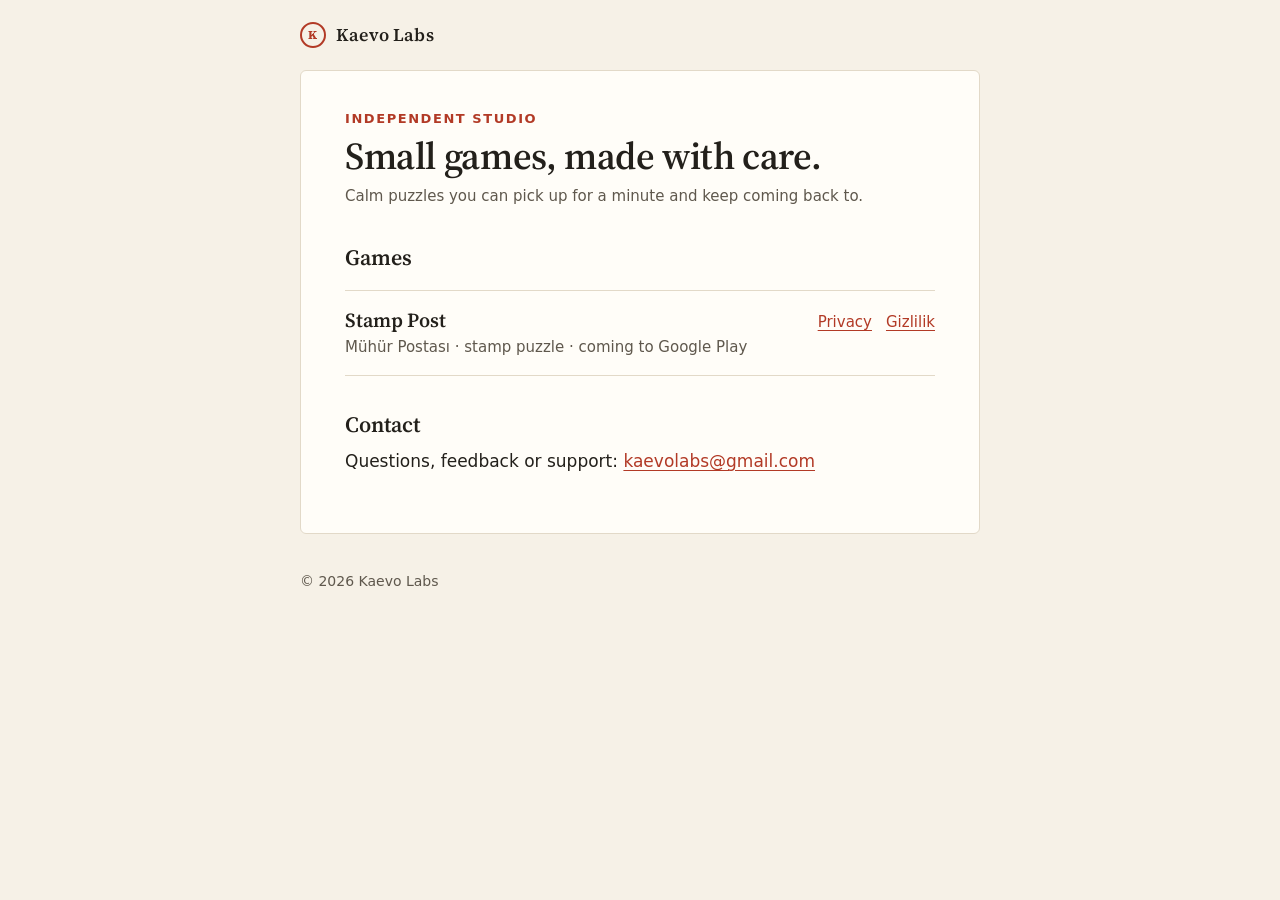
<file: index.html>
<!doctype html>
<html lang="en">
<head>
  <meta charset="utf-8">
  <meta name="viewport" content="width=device-width, initial-scale=1">
  <title>Kaevo Labs</title>
  <meta name="description" content="Kaevo Labs makes small, carefully crafted mobile games.">
  <link rel="preconnect" href="https://fonts.googleapis.com">
  <link rel="preconnect" href="https://fonts.gstatic.com" crossorigin>
  <link rel="stylesheet" href="https://fonts.googleapis.com/css2?family=Source+Serif+4:opsz,wght@8..60,600;8..60,700&display=swap">
  <link rel="stylesheet" href="assets/site.css">
</head>
<body>
  <div class="wrap">
    <header class="top">
      <a class="brand" href="./"><span class="brand-mark">K</span>Kaevo Labs</a>
    </header>

    <main class="sheet">
      <p class="eyebrow">Independent studio</p>
      <h1>Small games, made with care.</h1>
      <p class="meta">Calm puzzles you can pick up for a minute and keep coming back to.</p>

      <h2>Games</h2>
      <ul class="games">
        <li class="game">
          <div>
            <strong>Stamp Post</strong>
            <small>Mühür Postası · stamp puzzle · coming to Google Play</small>
          </div>
          <nav><a href="stamp-post/privacy/">Privacy</a><a href="stamp-post/privacy/tr/" lang="tr">Gizlilik</a></nav>
        </li>
      </ul>

      <h2>Contact</h2>
      <p>Questions, feedback or support: <a href="mailto:kaevolabs@gmail.com">kaevolabs@gmail.com</a></p>
    </main>

    <footer class="foot">© 2026 Kaevo Labs</footer>
  </div>
</body>
</html>
</file>
<file: assets/site.css>
/* Kaevo Labs: ortak site stili. Kâğıt zemin, mürekkep yazı, tek vurgu rengi (mühür kırmızısı). */
:root {
  --paper: #f6f1e7;
  --sheet: #fffdf8;
  --ink: #23201b;
  --ink-soft: #5f584d;
  --rule: #e2d9c8;
  --accent: #b23a26;
  --accent-soft: #f3e1d8;
  --serif: "Source Serif 4", Georgia, "Times New Roman", serif;
  --sans: system-ui, -apple-system, "Segoe UI", Roboto, sans-serif;
}
@media (prefers-color-scheme: dark) {
  :root {
    --paper: #17150f;
    --sheet: #1f1c16;
    --ink: #ece5d6;
    --ink-soft: #aba294;
    --rule: #37322a;
    --accent: #e0745d;
    --accent-soft: #3a241d;
  }
}

* { box-sizing: border-box; }
html { -webkit-text-size-adjust: 100%; }
body {
  margin: 0;
  background: var(--paper);
  color: var(--ink);
  font: 17px/1.65 var(--sans);
}
a { color: var(--accent); text-underline-offset: 3px; }
a:hover { text-decoration-thickness: 2px; }

.wrap { max-width: 720px; margin: 0 auto; padding: 0 20px; }

/* üst şerit */
.top {
  display: flex; align-items: center; justify-content: space-between; gap: 16px;
  padding: 22px 0;
}
.brand {
  display: inline-flex; align-items: center; gap: 10px;
  color: var(--ink); text-decoration: none;
  font: 600 18px/1 var(--serif); letter-spacing: 0.01em;
}
.brand-mark {
  width: 26px; height: 26px; border-radius: 50%;
  border: 2px solid var(--accent);
  display: grid; place-items: center;
  color: var(--accent); font: 700 12px/1 var(--serif);
}
.lang { display: flex; gap: 4px; font-size: 14px; }
.lang a, .lang span {
  padding: 4px 10px; border-radius: 999px; text-decoration: none;
}
.lang span { background: var(--accent-soft); color: var(--accent); font-weight: 600; }
.lang a { color: var(--ink-soft); }

/* sayfa */
.sheet {
  background: var(--sheet);
  border: 1px solid var(--rule);
  border-radius: 6px;
  padding: 40px 44px 44px;
  margin-bottom: 28px;
}
.eyebrow {
  margin: 0 0 8px;
  color: var(--accent);
  font: 600 13px/1.2 var(--sans); letter-spacing: 0.12em; text-transform: uppercase;
}
h1 {
  margin: 0 0 6px;
  font: 600 38px/1.15 var(--serif); letter-spacing: -0.01em;
}
.meta { margin: 0 0 28px; color: var(--ink-soft); font-size: 15px; }
h2 {
  margin: 34px 0 8px;
  font: 600 22px/1.3 var(--serif);
}
p, ul { margin: 0 0 14px; }
ul { padding-left: 22px; }
li { margin-bottom: 6px; }
.lead {
  font-size: 18px;
  border-left: 3px solid var(--accent);
  padding: 2px 0 2px 16px;
  margin-bottom: 8px;
}
.games { list-style: none; padding: 0; margin: 18px 0 0; }
.game {
  display: flex; justify-content: space-between; align-items: baseline; gap: 12px; flex-wrap: wrap;
  padding: 16px 0; border-top: 1px solid var(--rule);
}
.game:last-child { border-bottom: 1px solid var(--rule); }
.game strong { font: 600 20px/1.3 var(--serif); }
.game small { display: block; color: var(--ink-soft); font-size: 15px; }
.game nav { display: flex; gap: 14px; font-size: 15px; }

.foot {
  padding: 8px 0 40px;
  color: var(--ink-soft); font-size: 14px;
}

@media (max-width: 560px) {
  body { font-size: 16px; }
  .wrap { padding: 0 16px; }
  .sheet { padding: 28px 20px 30px; border-left: 0; border-right: 0; border-radius: 0; margin: 0 -16px 24px; }
  h1 { font-size: 30px; }
}
</file>
